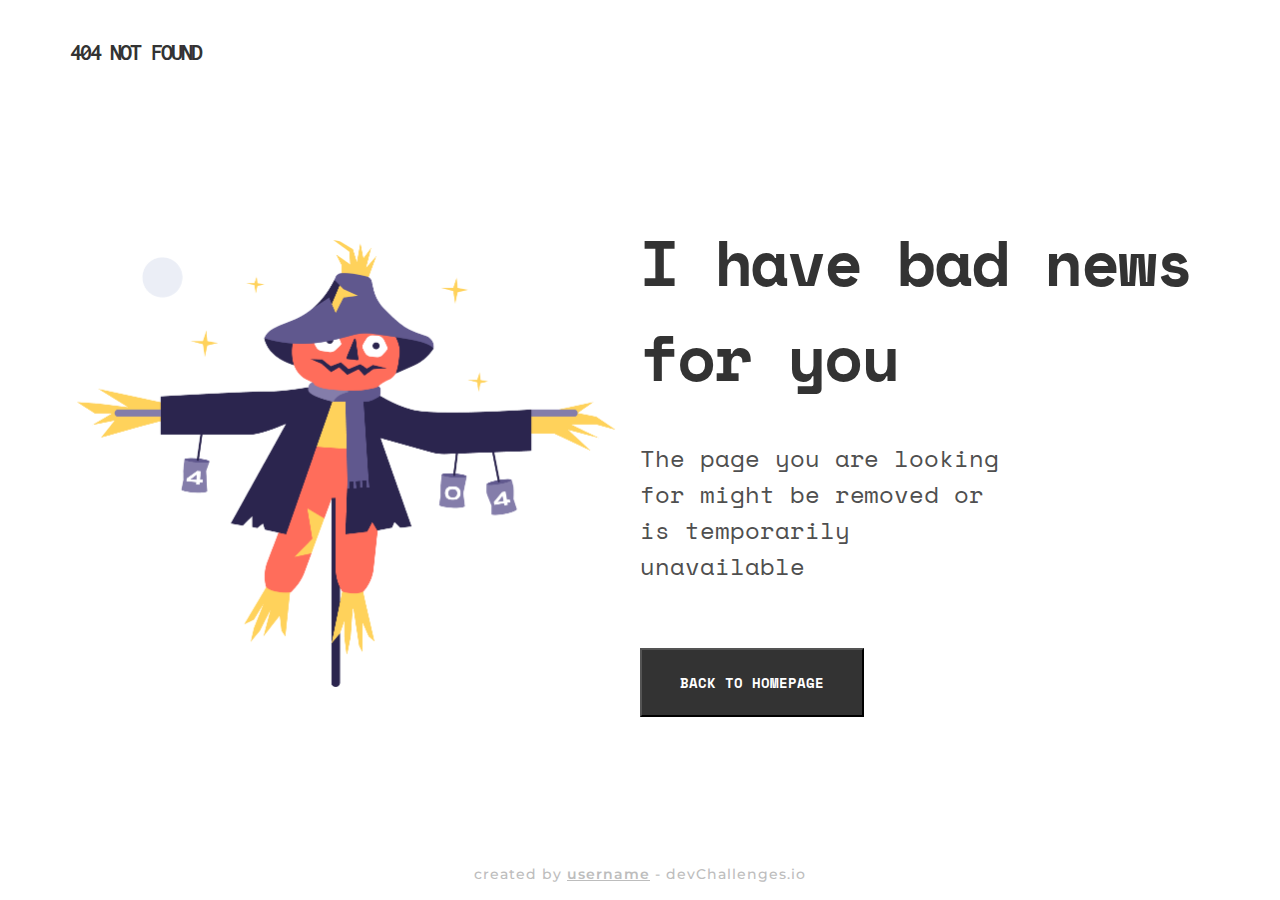
<file: Page-404-not-found/index.html>
<!DOCTYPE html>
<html lang="en">
  <head>
    <meta charset="utf-8" />
    <meta
      name="viewport"
      content="width=device-width, initial-scale=1,
  maximum-scale=5"
    />

    <link rel="icon" href="./imges/devchallenges.png" />

    <link rel="preconnect" href="https://fonts.googleapis.com" />
    <link rel="preconnect" href="https://fonts.gstatic.com" crossorigin />
    <link
      href="https://fonts.googleapis.com/css2?family=Space+Mono:wght@400;700&display=swap"
      rel="stylesheet"
    />

    <link rel="preconnect" href="https://fonts.googleapis.com" />
    <link rel="preconnect" href="https://fonts.gstatic.com" crossorigin />
    <link
      href="https://fonts.googleapis.com/css2?family=Montserrat:wght@500&display=swap"
      rel="stylesheet"
    />

    <link rel="preconnect" href="https://fonts.googleapis.com" />
    <link rel="preconnect" href="https://fonts.gstatic.com" crossorigin />
    <link
      href="https://fonts.googleapis.com/css2?family=Inconsolata:wght@700&display=swap"
      rel="stylesheet"
    />

    <link rel="stylesheet" href="./css/index.css" />

    <title>Devchallenges</title>
  </head>
  <body>
    <div class="Page">
      <header class="typeerror">404 not found</header>
      <article class="container">
        <section class="partone">
          <img src="./imges/Scarecrow.png" alt="Scarecrow" />
        </section>
        <aside class="parttwo">
          <h2>I have bad news for you</h2>
          <p>
            The page you are looking for might be removed or is temporarily
            unavailable
          </p>
          <button class="btn1">Back to homepage</button>
        </aside>
      </article>
      <footer class="footer">
        created by <span>username</span> - devChallenges.io
      </footer>
    </div>
  </body>
</html>
</file>
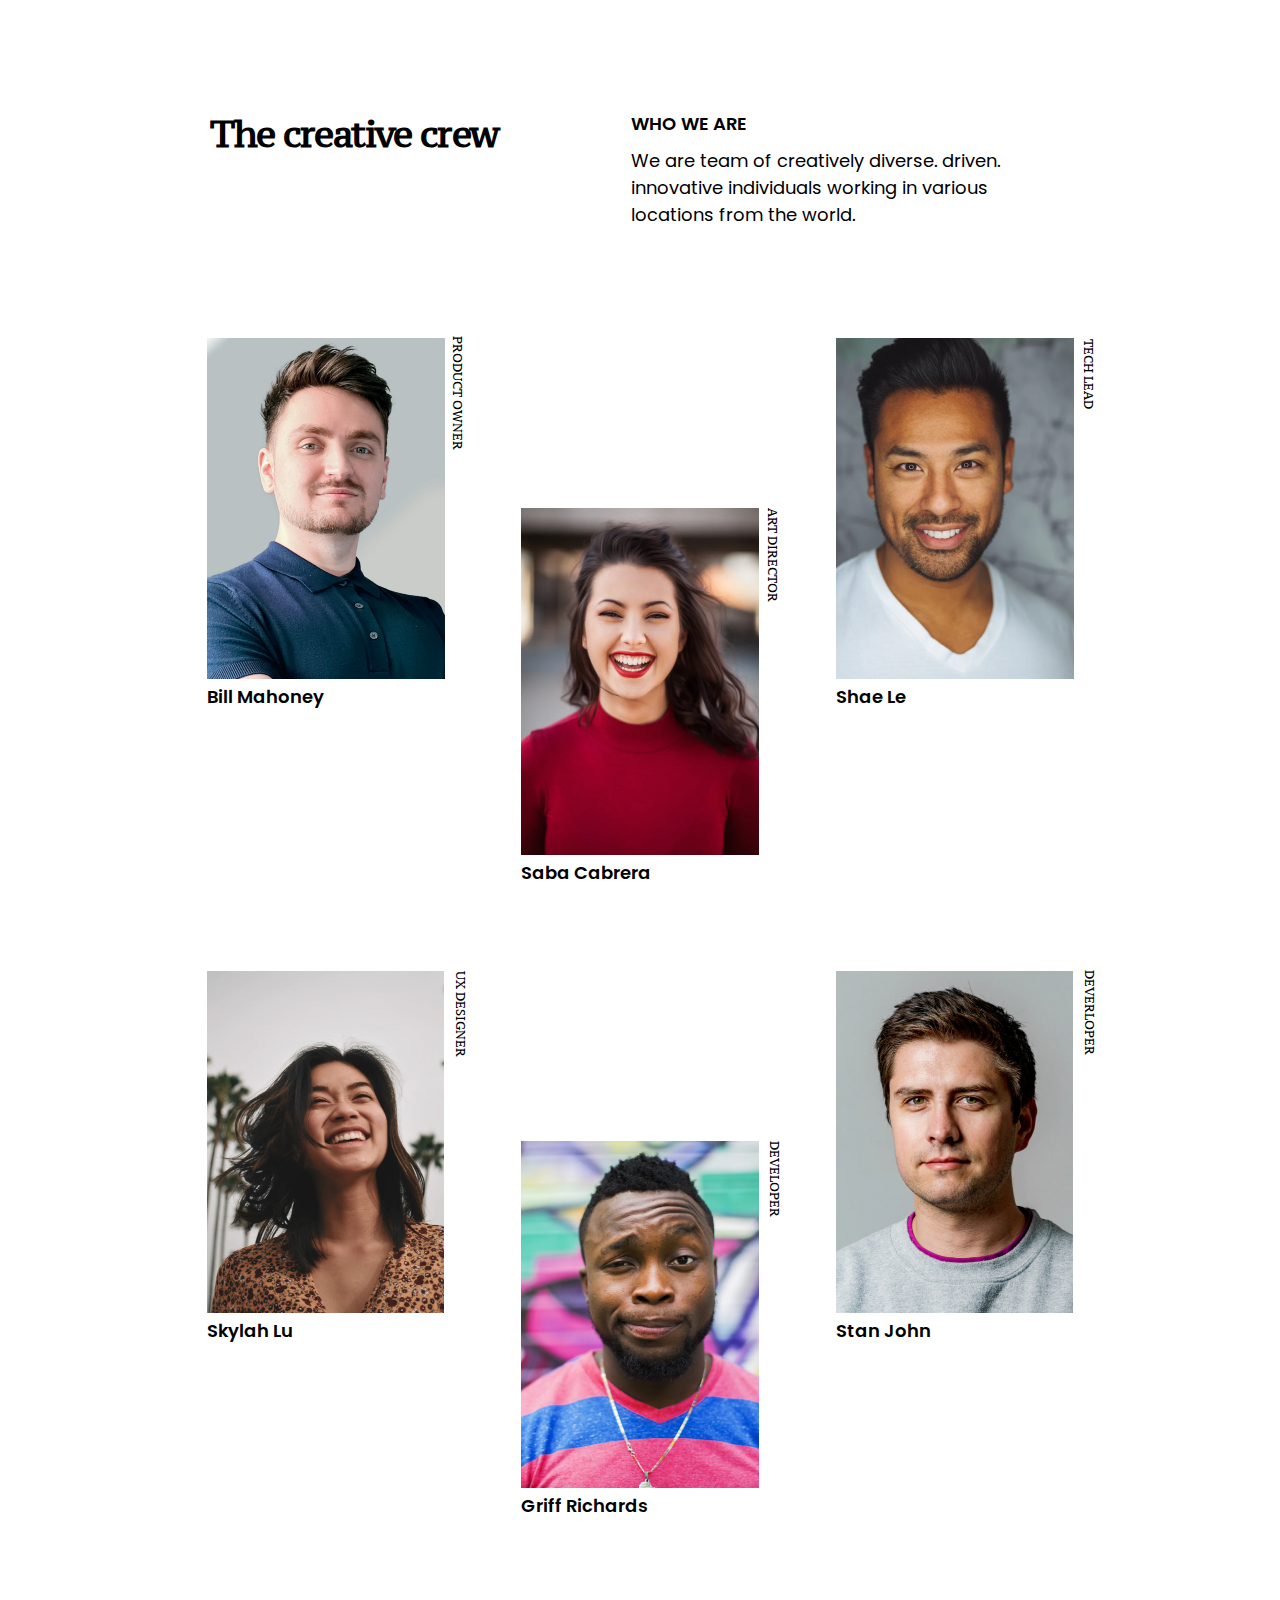
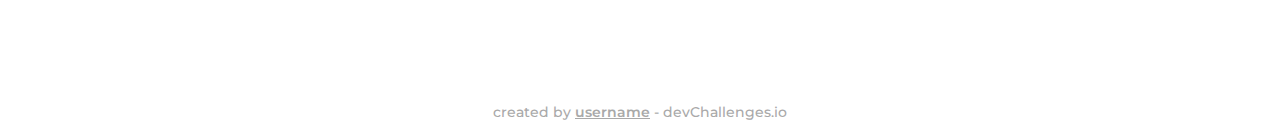
<file: Team-page/index.html>
<!DOCTYPE html>
<html lang="en">
  <head>
    <meta charset="utf-8" />
    <meta
      name="viewport"
      content="width=device-width, initial-scale=1,
  maximum-scale=5"
    />

    <link rel="preconnect" href="https://fonts.googleapis.com" />
    <link rel="preconnect" href="https://fonts.gstatic.com" crossorigin />
    <link
      href="https://fonts.googleapis.com/css2?family=Poppins:ital,wght@0,400;1,500&display=swap"
      rel="stylesheet"
    />

    <link rel="preconnect" href="https://fonts.googleapis.com" />
    <link rel="preconnect" href="https://fonts.gstatic.com" crossorigin />
    <link
      href="https://fonts.googleapis.com/css2?family=PT+Serif&display=swap"
      rel="stylesheet"
    />

    <link rel="preconnect" href="https://fonts.googleapis.com" />
    <link rel="preconnect" href="https://fonts.gstatic.com" crossorigin />
    <link
      href="https://fonts.googleapis.com/css2?family=Montserrat:wght@500&display=swap"
      rel="stylesheet"
    />

    <link rel="preconnect" href="https://fonts.googleapis.com" />
    <link rel="preconnect" href="https://fonts.gstatic.com" crossorigin />
    <link
      href="https://fonts.googleapis.com/css2?family=PT+Serif+Caption&display=swap"
      rel="stylesheet"
    />
    <link rel="icon" href="./imges/devchallenges.png" />

    <link rel="stylesheet" href="css/index.css" />

    <title>Devchallenges</title>
  </head>
  <body>
    <div class="containerFA">
      <div class="containerheader">
        <h1>The creative crew</h1>
        <div class="description">
          <h2>Who we are</h2>
          <p>
            We are team of creatively diverse. driven. innovative individuals
            working in various locations from the world.
          </p>
        </div>
      </div>

      <div class="containerbody">
        <div class="imgespartone">
          <div class="img1part1">
            <img src="./imges/photo1.png" class="img1" alt="photo1" />
          </div>
          <div class="img2part2">
            <img src="./imges/photo2.png" class="img2" alt="photo2" />
          </div>
          <div class="img3part3">
            <img src="./imges/photo3.png" class="img3" alt="photo3" />
          </div>

          <div class="img4part4">
            <img src="./imges/photo4.png" class="img4" alt="photo1" />
          </div>
          <div class="img5part5">
            <img src="./imges/photo5.png" class="img5" alt="photo2" />
          </div>
          <div class="img6part6">
            <img src="./imges/photo6.png" class="img6" alt="photo3" />
          </div>
        </div>
      </div>

      <div class="footer">
        created by <span>username</span> - devChallenges.io
      </div>
    </div>
  </body>
</html>
</file>
<file: Page-404-not-found/css/index.css>
* {
  margin: 0;
  padding: 0;
}

body {
  box-sizing: border-box;
}

.typeerror {
  color: #333333;
  font-family: "Inconsolata", monospace;
  font-style: normal;
  font-weight: 700;
  font-size: 24px;
  line-height: 25px;
  letter-spacing: -0.08em;
  text-transform: uppercase;
  padding-left: 70px;
  padding-top: 40px;
}

.footer {
  font-size: 14px;
  font-weight: 500;
  font-family: "Montserrat", sans-serif;
  font-style: normal;
  font-weight: 500;
  font-size: 14px;
  line-height: 17px;
  text-align: center;
  color: #bdbdbd;
  letter-spacing: 1px;
  padding-bottom: 17px;
}
.footer span {
  text-decoration: underline;
  font-weight: 600;
}

.container {
  display: flex;
  justify-content: center;
  align-items: center;
  min-height: calc(100vh - 99px);
}

.partone {
  width: 50%;
}
.partone img {
  width: 539.22px;
  padding-left: 77px;
}

.parttwo {
  width: 50%;
}
.parttwo h2 {
  font-family: "Space Mono", monospace;
  font-style: normal;
  font-weight: 700;
  font-size: 64px;
  line-height: 95px;
  letter-spacing: -0.035em;
  color: #333333;
  width: 606px;
}
.parttwo p {
  font-family: "Space Mono", monospace;
  font-style: normal;
  font-weight: 400;
  font-size: 24px;
  line-height: 36px;
  letter-spacing: -0.035px;
  color: rgb(79, 79, 79);
  width: 381px;
  margin-top: 36px;
}
.parttwo .btn1 {
  font-family: "Space Mono", monospace;
  font-style: normal;
  font-weight: 700;
  font-size: 14px;
  line-height: 21px;
  padding: 15px;
  text-transform: uppercase;
  color: #ffffff;
  background-color: #333333;
  margin-top: 64px;
  padding: 22px 38px;
}

@media (max-width: 768px) {
  .container {
    flex-direction: column;
    justify-content: center;
    align-items: center;
    /* padding-left: 24px; */
  }
  .partone {
    width: 100%;
  }

  .parttwo {
    width: 93%;
    padding-left: 24px;
  }

  .typeerror {
    font-family: "Inconsolata", monospace;
    font-style: normal;
    font-weight: 700;
    font-size: 24px;
    line-height: 25px;
    letter-spacing: -0.08em;
    text-transform: uppercase;
    padding-top: 20px;
  }

  .partone {
    text-align: center;
  }

  .partone img {
    width: 286.83px;
    padding-left: 22px;
    padding-right: 22px;
  }

  .parttwo h2 {
    font-style: normal;
    font-weight: 700;
    font-size: 48px;
    line-height: 71px;
    letter-spacing: -0.035em;
    width: 100%;
  }
  .parttwo p {
    width: 328px;
    font-style: normal;
    font-weight: 400;
    font-size: 18px;
    line-height: 27px;
    letter-spacing: -0.035em;
  }

  .parttwo .btn1 {
    font-style: normal;
    font-weight: 700;
    font-size: 14px;
    line-height: 21px;
    letter-spacing: -0.035em;
    text-transform: uppercase;
    width: 216px;
    color: #ffffff;
  }

  .footer {
    font-family: "Montserrat", sans-serif;
    font-style: normal;
    font-weight: 500;
    font-size: 14px;
    line-height: 17px;
    text-align: center;
    color: #bdbdbd;
    width: 287px;
    padding-bottom: 17px;
    text-align: center;
    width: 100%;
    margin-top: 155px;
  }
}

@media (max-width: 1200px) and (min-width: 769px) {
  .container {
    flex-direction: column;
    justify-content: center;
    padding-left: 150px;
  }
  .partone {
    width: 50%;
  }

  .parttwo {
    width: 100%;
  }

  .typeerror {
    font-family: "Inconsolata", monospace;
    font-style: normal;
    font-weight: 700;
    font-size: 24px;
    line-height: 25px;
    letter-spacing: -0.08em;
    text-transform: uppercase;
    padding-top: 20px;
  }

  .partone {
    text-align: center;
    padding-left: 44px;
    padding-right: 44px;
  }

  .partone img {
    width: 350px;
    padding-left: 0;
  }

  .parttwo h2 {
    font-style: normal;
    font-weight: 700;
    font-size: 48px;
    line-height: 71px;
    letter-spacing: -0.035em;
    width: 100%;
  }
  .parttwo p {
    width: 328px;
    font-style: normal;
    font-weight: 400;
    font-size: 18px;
    line-height: 27px;
    letter-spacing: -0.035em;
  }

  .parttwo .btn1 {
    font-style: normal;
    font-weight: 700;
    font-size: 14px;
    line-height: 21px;
    letter-spacing: -0.035em;
    text-transform: uppercase;
    width: 216px;
    color: #ffffff;
  }

  .footer {
    font-family: "Montserrat", sans-serif;
    font-style: normal;
    font-weight: 500;
    font-size: 14px;
    line-height: 17px;
    text-align: center;
    color: #bdbdbd;
    width: 287px;
    padding-bottom: 17px;
    text-align: center;
    width: 100%;
    margin-top: 155px;
  }
}
</file>
<file: Team-page/css/index.css>
* {
  padding: 0;
  margin: 0;
}

body {
  box-sizing: border-box;
}
.containerFA {
  padding: 0 22px;
}

.containerheader {
  display: flex;
  justify-content: space-around;
  max-width: 992px;
  margin: 110px auto;
}

.containerheader h1 {
  font-family: "PT Serif Caption", serif;
  font-style: normal;
  font-weight: 700;
  font-size: 36px;
  line-height: 48px;
  letter-spacing: -0.045em;
  color: #000000;
}

.containerheader .description h2 {
  font-family: "Poppins", sans-serif;
  font-style: normal;
  font-weight: 600;
  font-size: 18px;
  line-height: 27px;
  text-transform: uppercase;
  color: #000000;
}
.containerheader .description p {
  font-family: "Poppins", sans-serif;
  font-style: normal;
  font-weight: 400;
  font-size: 18px;
  line-height: 27px;
  color: #000000;
  width: 439px;
  margin-top: 10px;
}

.imgespartone {
  display: flex;
  justify-content: space-evenly;
  flex-wrap: wrap;
  max-width: 992px;
  margin: 100px auto;
  row-gap: 85px;
  column-gap: 14px;
}

.img1part1 {
  max-width: 238px;
}
.img2part2 {
  /* max-width: 305.21px; */
  max-width: 238px;
}
.img3part3 {
  /* max-width: 300.81px; */
  max-width: 238px;
}
.img4part4 {
  /* max-width: 276.68px; */
  max-width: 238px;
}

.img5part5 {
  /* max-width: 274.36px; */
  max-width: 238px;
}
.img6part6 {
  /* max-width: 335.75px; */
  max-width: 238px;
}

.img1part1 .img1,
.img2part2 .img2,
.img3part3 .img3,
.img4part4 .img4,
.img5part5 .img5,
.img6part6 .img6 {
  max-width: 100%;
  height: auto;
}

.img1part1,
.img2part2,
.img3part3,
.img4part4,
.img5part5,
.img6part6 {
  position: relative;
}

.img1part1::before {
  content: "Product owner";
  position: absolute;
  right: -69px;
  top: 47px;
  font-family: "PT Serif Caption", serif;
  font-style: normal;
  font-weight: 400;
  font-size: 12px;
  line-height: 16px;
  text-transform: uppercase;
  color: #000000;
  transform: rotate(90deg);
}

.img1part1::after {
  content: "Bill Mahoney";

  bottom: 140px;
  left: 0;
  font-family: "Poppins", sans-serif;
  font-style: normal;
  font-weight: 600;
  font-size: 18px;
  line-height: 27px;
  color: #000000;
}

.img2part2 {
  margin-top: 170px;
}

.img2part2::before {
  content: "Art director";
  position: absolute;
  right: -60px;
  top: 39px;
  font-family: "PT Serif Caption", serif;
  font-style: normal;
  font-weight: 400;
  font-size: 12px;
  line-height: 16px;
  text-transform: uppercase;
  color: #000000;
  transform: rotate(90deg);
}

.img2part2::after {
  content: "Saba Cabrera";

  bottom: -33px;
  left: 0;
  font-family: "Poppins", sans-serif;
  font-style: normal;
  font-weight: 600;
  font-size: 18px;
  line-height: 27px;
  color: #000000;
}

.img3part3::before {
  content: "Tech Lead";
  position: absolute;
  right: -49px;
  top: 28px;
  font-family: "PT Serif Caption", serif;
  font-style: normal;
  font-weight: 400;
  font-size: 12px;
  line-height: 16px;
  text-transform: uppercase;
  color: #000000;
  transform: rotate(90deg);
}

.img3part3::after {
  content: "Shae Le";

  bottom: 140px;
  left: 0;
  font-family: "Poppins", sans-serif;
  font-style: normal;
  font-weight: 600;
  font-size: 18px;
  line-height: 27px;
  color: #000000;
}

.img4part4::before {
  content: "UX Designer";
  position: absolute;
  right: -58px;
  top: 35px;
  font-family: "PT Serif Caption", serif;
  font-style: normal;
  font-weight: 400;
  font-size: 12px;
  line-height: 16px;
  text-transform: uppercase;
  color: #000000;
  transform: rotate(90deg);
}

.img4part4::after {
  content: "Skylah Lu";

  bottom: 134px;
  left: 0;
  font-family: "Poppins", sans-serif;
  font-style: normal;
  font-weight: 600;
  font-size: 18px;
  line-height: 27px;
  color: #000000;
}

.img5part5 {
  margin-top: 170px;
}

.img5part5::before {
  content: "Developer";
  position: absolute;
  right: -53px;
  top: 30px;
  font-family: "PT Serif Caption", serif;
  font-style: normal;
  font-weight: 400;
  font-size: 12px;
  line-height: 16px;
  text-transform: uppercase;
  color: #000000;
  transform: rotate(90deg);
}

.img5part5::after {
  content: "Griff Richards";

  bottom: -36px;
  left: 0;
  font-family: "Poppins", sans-serif;
  font-style: normal;
  font-weight: 600;
  font-size: 18px;
  line-height: 27px;
  color: #000000;
}

.img6part6::before {
  content: "DEverloper";
  position: absolute;
  right: -57px;
  top: 33px;
  font-family: "PT Serif Caption", serif;
  font-style: normal;
  font-weight: 400;
  font-size: 12px;
  line-height: 16px;
  text-transform: uppercase;
  color: #000000;
  transform: rotate(90deg);
}

.img6part6::after {
  content: "Stan John";

  bottom: 135px;
  left: 0;
  font-family: "Poppins", sans-serif;
  font-style: normal;
  font-weight: 600;
  font-size: 18px;
  line-height: 27px;
  color: #000000;
}

.footer {
  font-family: "Montserrat", sans-serif;
  font-style: normal;
  font-weight: 500;
  font-size: 14px;
  line-height: 17px;
  text-align: center;
  color: #a9a9a9;

  margin-top: 185px;
  padding-bottom: 17px;
}

.footer span {
  text-decoration: underline;
  font-weight: 600;
}

/* //////////////////////////////// */

@media (max-width: 992px) {
  .containerheader {
    justify-content: space-evenly;
    padding-left: 100px;
    flex-direction: column;
  }
  .imgespartone {
    display: flex;
    justify-content: space-evenly;
    flex-wrap: wrap;
    max-width: 596px;
    margin: 100px auto;
    row-gap: 60px;
  }

  .containerheader h1 {
    padding-left: 0;
    font-family: "PT Serif Caption", serif;
    font-style: normal;
    font-weight: 700;
    font-size: 36px;
    line-height: 48px;
    letter-spacing: -0.045em;
    color: #000000;
    padding-bottom: 38px;
  }

  .containerheader .description {
    padding-right: 40px;
  }
  .containerheader .description h2 {
    font-family: "Poppins", sans-serif;
    font-style: normal;
    font-weight: 600;
    font-size: 18px;
    line-height: 27px;
    text-transform: uppercase;
  }
  .containerheader .description p {
    font-family: "Poppins", sans-serif;
    font-style: normal;
    font-weight: 400;
    font-size: 14px;
    line-height: 21px;
    width: 439px;
    margin-top: 10px;
  }

  .img1part1 {
    max-width: 138.72px;
  }
  .img2part2 {
    /* max-width: 177.42px; */
    max-width: 138.72px;
  }
  .img3part3 {
    /* max-width: 175.68px; */
    max-width: 138.72px;
  }

  .img4part4 {
    /* max-width: 162.27px; */
    max-width: 138.72px;
  }
  .img5part5 {
    /* max-width: 160.24px; */
    max-width: 138.72px;
  }
  .img6part6 {
    /* max-width: 197.42px; */
    max-width: 138.72px;
  }

  .img1part1 .img1,
  .img2part2 .img2,
  .img3part3 .img3,
  .img4part4 .img4,
  .img5part5 .img5,
  .img6part6 .img6 {
    max-width: 100%;
    height: auto;
  }

  .img1part1,
  .img2part2,
  .img3part3,
  .img4part4,
  .img5part5,
  .img6part6 {
    position: relative;
  }

  .img1part1::after,
  .img3part3::after,
  .img4part4::after,
  .img6part6::after {
    bottom: 141px;
  }
}

/* ///////////////////////////////////////  Media 768px */

@media (max-width: 768px) {
  .containerFA {
    padding: 0px 30px 0 10px;
  }
  .containerheader {
    justify-content: space-evenly;
    flex-direction: column;
    margin: 100px auto;
    padding-left: 0;
  }
  .imgespartone {
    display: flex;
    justify-content: start;
    flex-wrap: wrap;
    max-width: 337px;
    margin: 100px auto;
    row-gap: 60px;
    column-gap: 37px;
  }

  .containerheader h1 {
    font-family: "PT Serif Caption", serif;
    font-style: normal;
    font-weight: 700;
    font-size: 36px;
    line-height: 48px;
    letter-spacing: -0.045em;
    color: #000000;
    padding-left: 0;
    padding-bottom: 38px;
  }
  .containerheader .description h2 {
    font-family: "Poppins", sans-serif;
    font-style: normal;
    font-weight: 600;
    font-size: 18px;
    line-height: 27px;
    text-transform: uppercase;
    color: #000000;
  }
  .containerheader .description p {
    font-family: "Poppins", sans-serif;
    font-style: normal;
    font-weight: 400;
    font-size: 14px;
    line-height: 21px;
    color: #000000;
    margin-top: 10px;
    max-width: 100%;
  }

  .img1part1 {
    max-width: 138.72px;
    margin: 0 auto;
  }
  .img2part2 {
    /* max-width: 177.42px; */
    max-width: 138.72px;
    top: 66px;
    margin: 0 auto;
  }
  .img3part3 {
    /* max-width: 175.68px; */
    max-width: 138.72px;
    top: 21px;
    margin: 0 auto;
  }

  .img4part4 {
    /* max-width: 162.27px; */
    max-width: 138.72px;
    top: 86px;

    margin: 0 auto;
  }
  .img5part5 {
    /* max-width: 160.24px; */
    max-width: 138.72px;
    top: 37px;
    margin: 0 auto;
  }
  .img6part6 {
    /* max-width: 197.42px; */
    max-width: 138.72px;
    top: 121px;

    margin: 0 auto;
  }

  .img1part1 .img1,
  .img2part2 .img2,
  .img3part3 .img3,
  .img4part4 .img4,
  .img5part5 .img5,
  .img6part6 .img6 {
    max-width: 100%;
    height: auto;
  }

  .img1part1::after,
  .img6part6::after {
    bottom: 141px;
  }

  .img3part3::after,
  .img4part4::after {
    bottom: -33px;
  }

  .footer {
    margin-top: 0;
    padding-top: 134px;
  }
}

@media (max-width: 354px) {
  .img1part1,
  .img2part2,
  .img3part3,
  .img4part4,
  .img5part5,
  .img6part6 {
    top: 0;
  }

  .footer {
    padding-top: 90px;
    text-align: center;
  }
}
</file>
